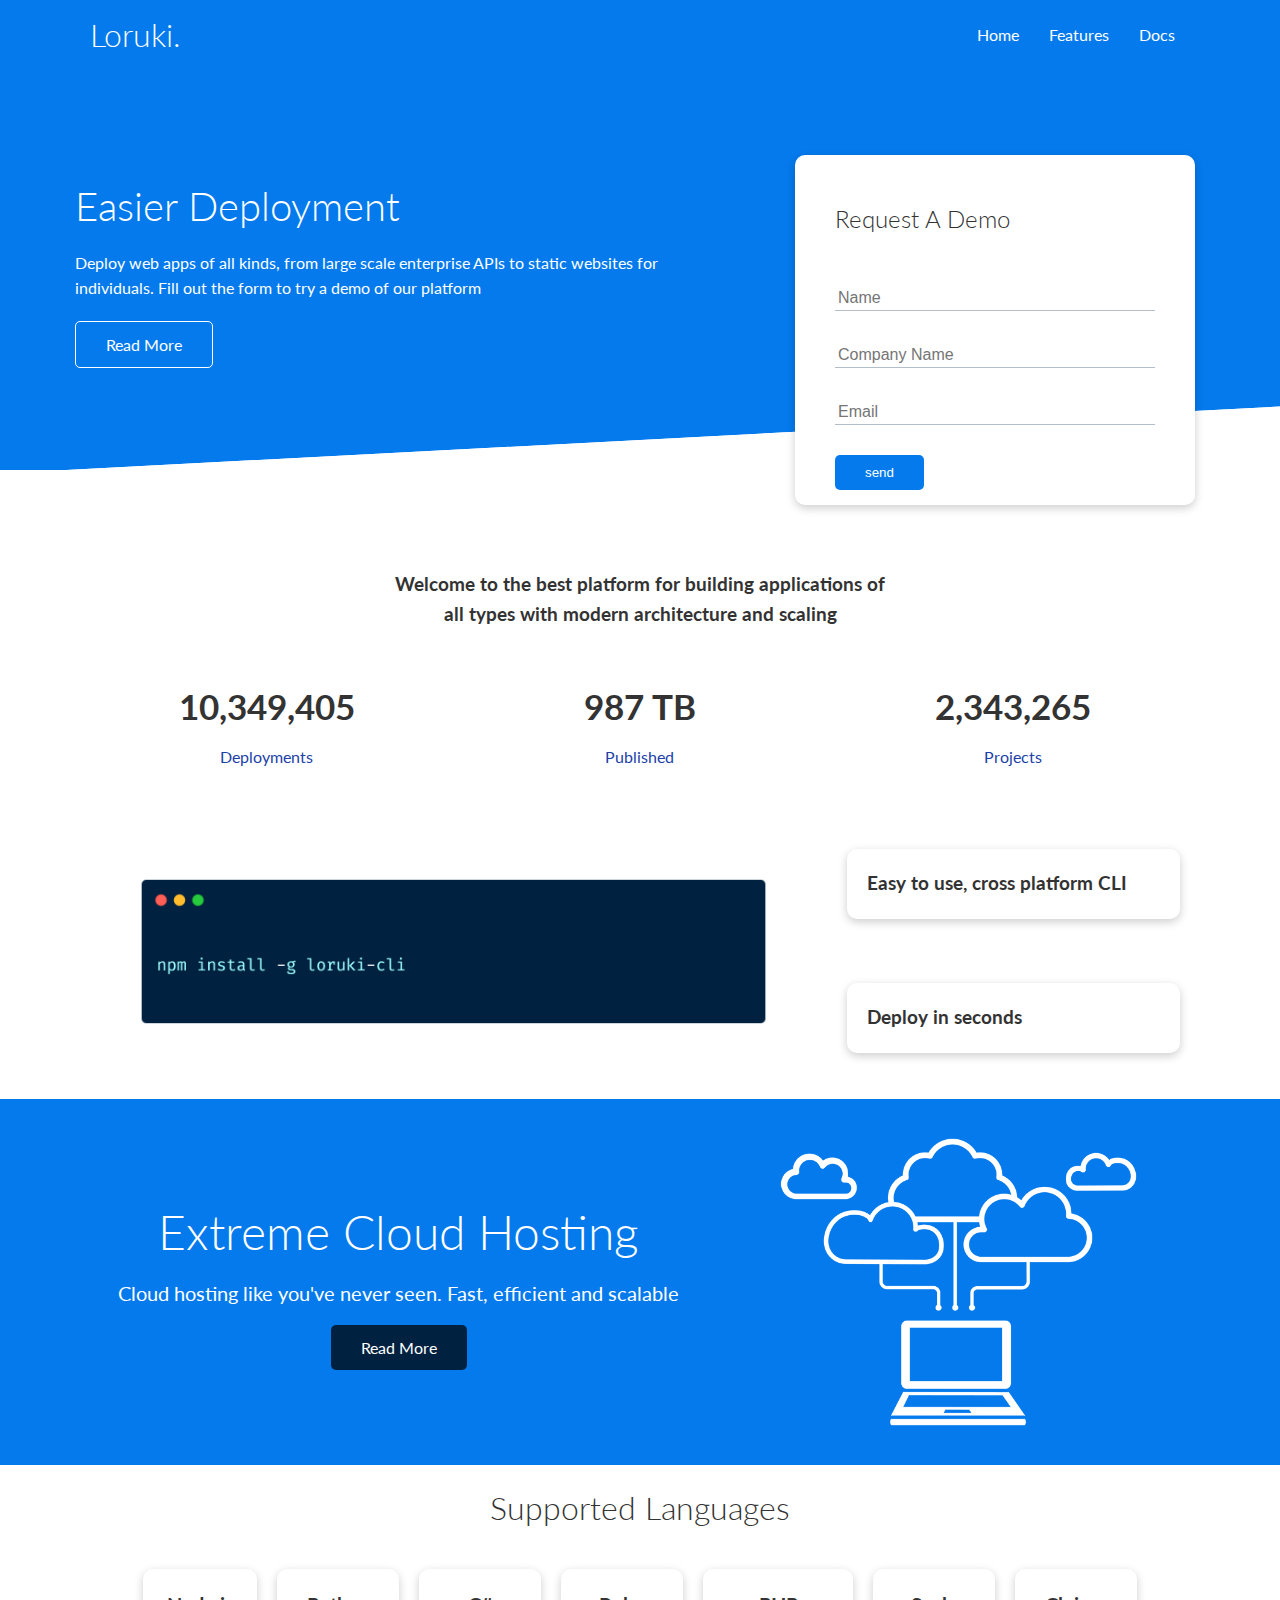
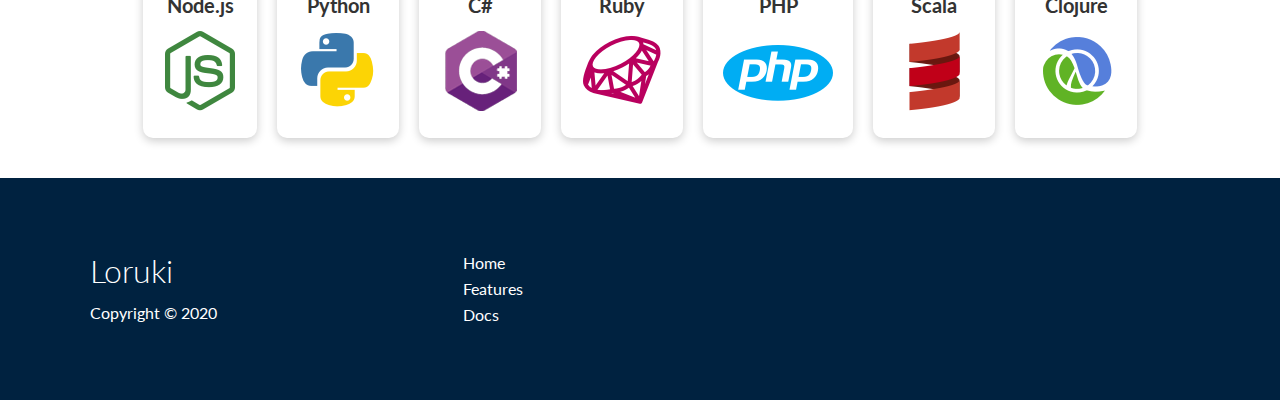
<file: index.html>
<!DOCTYPE html>
<html lang="en">
<head>
    <meta charset="UTF-8">
    <meta name="viewport" content="width=device-width, initial-scale=1.0">
    <link rel="stylesheet" href="https://cdnjs.cloudflare.com/ajax/libs/font-awesome/5.15.1/css/all.min.css" integrity="sha512-+4zCK9k+qNFUR5X+cKL9EIR+ZOhtIloNl9GIKS57V1MyNsYpYcUrUeQc9vNfzsWfV28IaLL3i96P9sdNyeRssA==" crossorigin="anonymous" />
    <link rel="stylesheet" href="css/utilities.css">
    <link rel="stylesheet" href="css/style.css">
    <title>CHS | Cloud Hosting For Everyone</title>
</head>
<body>

    <!--NavBar-->
    <div class="navbar">
        <div class="container flex">
           <h1 class="logo">Loruki.</h1>
            <nav>
                <ul>
                    <li><a href="index.html">Home</a></li>
                    <li><a href="features.html">Features</a></li>
                    <li><a href="docs.html">Docs</a></li>
                </ul>
            </nav>
        </div>
    </div>

    <!--Showcase-->
    <section class="showcase">
        <div class="container grid">
            <div class="showcase-text">
                <h1>Easier Deployment</h1>
                <p>Deploy web apps of all kinds, from 
                    large scale enterprise APIs to static
                    websites for individuals. Fill out the 
                    form to try a demo of our platform</p>
                    <a href="features.html" class="btn btn-outline">Read More</a>
            </div>
            <div class="showcase-form card">
                <h2>Request A Demo</h2>
                <form name="contact" method="POST" netlify-honeypot="bot-field" data-netlify="true">
                    <input type="hidden" name="contact" value="contact">
                    <p class="hidden">
                        <label>Don't fill this out if you're human:<input name="bot-field"/></label>
                    </p>
                    <div class="form-control">
                        <input type="text" name="name" placeholder="Name" required>
                    </div>
                    <div class="form-control">
                        <input type="text" name="company" placeholder="Company Name" required>
                    </div>
                    <div class="form-control">
                        <input type="email" name="email" placeholder="Email" required>
                    </div>
                    <input type="submit" value="send" class="btn btn-primary" >
                </form>
            </div>
        </div>
    </section>
    <!--Stats-->
    <section class="stats">
        <div class="container">
            <h3 class="stats-heading text-center my-1">
                Welcome to the best platform for building applications of all types with modern architecture and scaling
            </h3>
            <div class="grid grid-3 text-center my-4">
                <div>
                    <i class="fas fa-server fa-3x"></i>
                    <h3>10,349,405</h3>
                    <p class="text-secondary">Deployments</p>
                </div>
           
                <div>
                    <i class="fas fa-upload fa-3x"></i>
                    <h3>987 TB</h3>
                    <p class="text-secondary">Published</p>
                </div>

                     <div>
                    <i class="fas fa-project-diagram fa-3x"></i>
                    <h3>2,343,265</h3>
                    <p class="text-secondary">Projects</p>
                </div>
            </div>
        </div>
    </section>

    <!--CLI-->
    <section class="cli">
        <div class="container grid">
            <img src="images/cli.png" alt="">
            <div class="card">
                <h3>Easy to use, cross platform CLI</h3>
            </div>
            <div class="card">
                <h3>Deploy in seconds</h3>
            </div>
        </div>
    </section>

    <!--Cloud-->
    <section class="cloud bg-primary my-2 py-2">
        <div class="container grid">
            <div class="text-center">
                <h2 class="lg">Extreme Cloud Hosting</h2>
                <p class="lead my-1">Cloud hosting like you've never seen.
                    Fast, efficient and scalable
                </p>
                <a href="features.html" class="btn btn-dark">Read More</a>
            </div>
            <img src="images/cloud.png" alt="">
        </div>
    </section>

    <!--Languages-->
    <section class="languages">
        <h2 class="md text-center my-2">
            Supported Languages
        </h2>
        <div class="container flex">
            <div class="card">
                <h4>Node.js</h4>
                <img src="images/logos/node.png" alt="">
            </div>
            <div class="card">
                <h4>Python</h4>
                <img src="images/logos/python.png" alt="">
            </div>
            <div class="card">
                <h4>C#</h4>
                <img src="images/logos/csharp.png" alt="">
            </div>
            <div class="card">
                <h4>Ruby</h4>
                <img src="images/logos/ruby.png" alt="">
            </div>
            <div class="card">
                <h4>PHP</h4>
                <img src="images/logos/php.png" alt="">
            </div>
            <div class="card">
                <h4>Scala</h4>
                <img src="images/logos/scala.png" alt="">
            </div>
            <div class="card">
                <h4>Clojure</h4>
                <img src="images/logos/clojure.png" alt="">
            </div>
        </div>
    </section>

    <!--Footer-->
    <footer class="footer bg-dark py-5">
        <div class="container grid grid-3">
            <div>
                <h1>Loruki</h1>
                <p>Copyright &copy; 2020</p>
            </div>
            <nav>
                <ul>
                    <li class="index.html">Home</li>
                    <li class="features.html">Features</li>
                    <li class="docs.html">Docs</li>
                </ul>
            </nav>
            <div class="social">
                <a href="#"><i class="fab fa-github fa-2x"></i></a>
                <a href="#"><i class="fab fa-facebook fa-2x"></i></a>
                <a href="#"><i class="fab fa-instagram fa-2x"></i></a>
                <a href="#"><i class="fab fa-twitter fa-2x"></i></a>
            </div>
        </div>
    </footer>
</body>
</html>
</file>
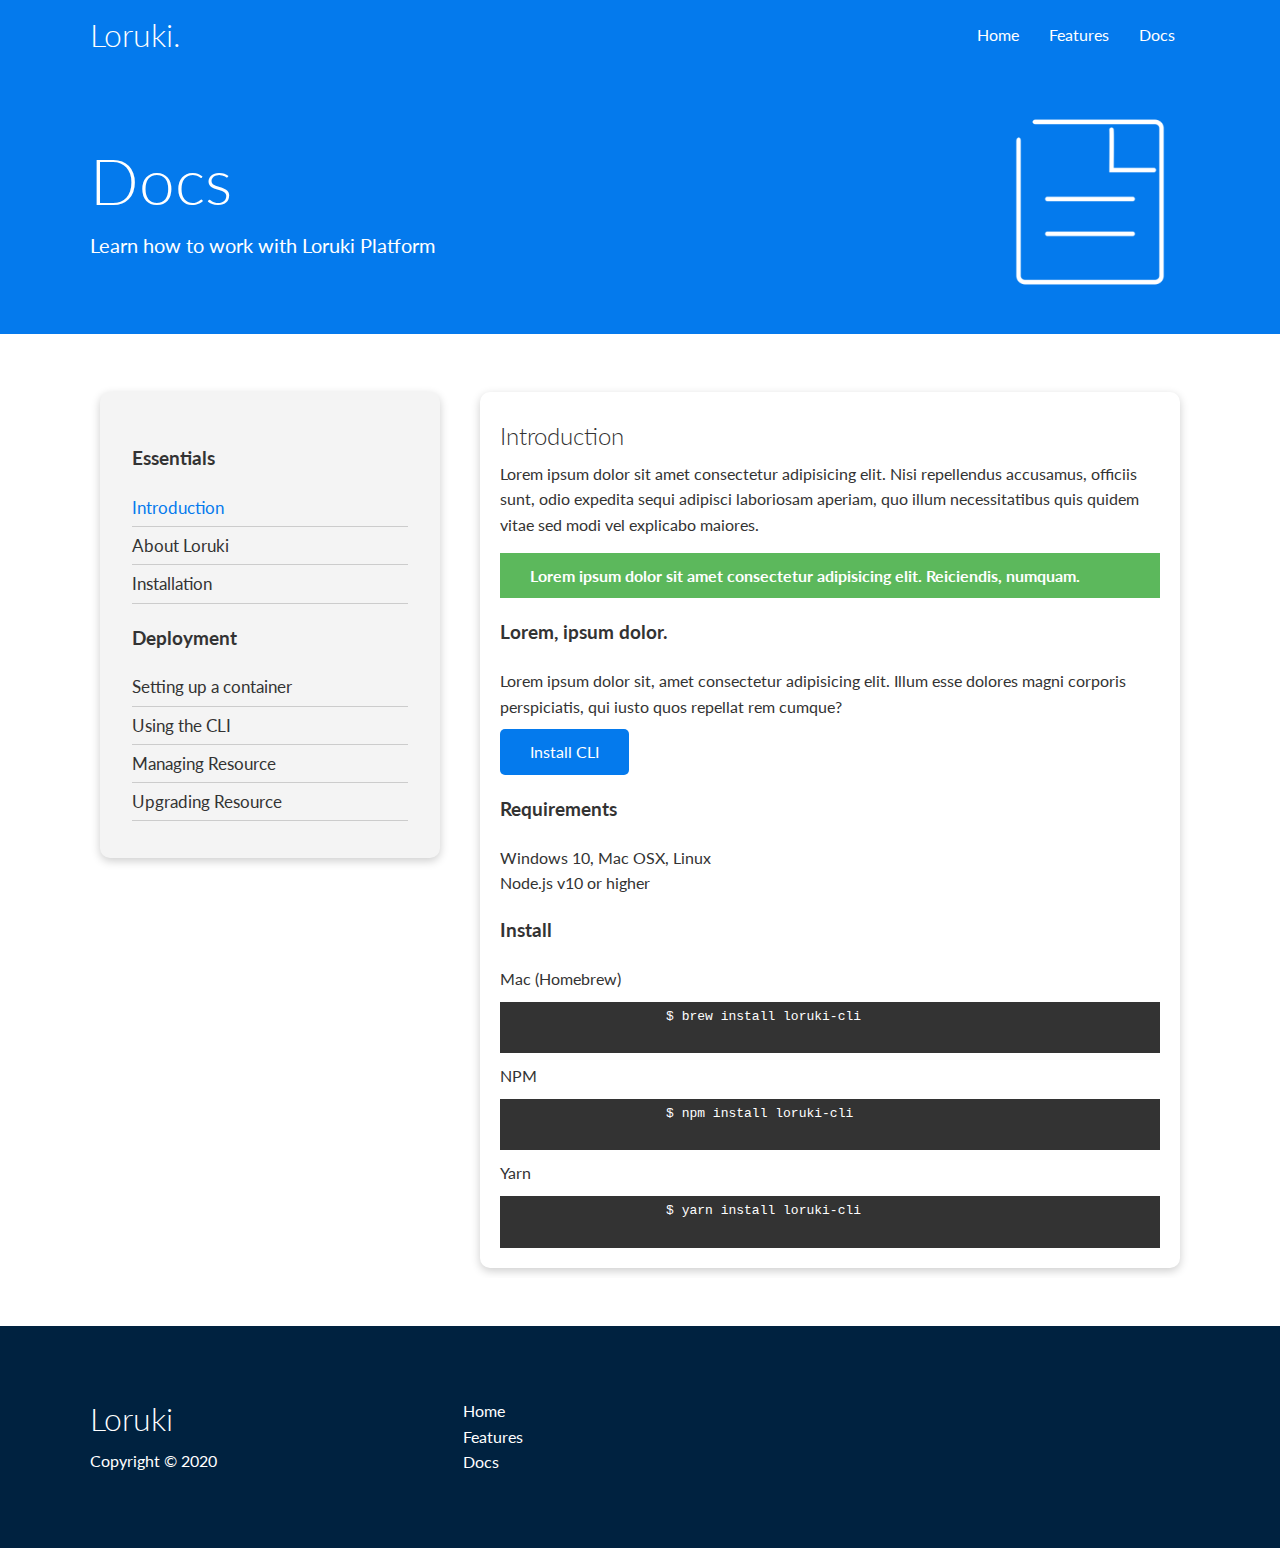
<file: docs.html>
<!DOCTYPE html>
<html lang="en">
<head>
    <meta charset="UTF-8">
    <meta name="viewport" content="width=device-width, initial-scale=1.0">
    <link rel="stylesheet" href="https://cdnjs.cloudflare.com/ajax/libs/font-awesome/5.15.1/css/all.min.css" integrity="sha512-+4zCK9k+qNFUR5X+cKL9EIR+ZOhtIloNl9GIKS57V1MyNsYpYcUrUeQc9vNfzsWfV28IaLL3i96P9sdNyeRssA==" crossorigin="anonymous" />
    <link rel="stylesheet" href="css/utilities.css">
    <link rel="stylesheet" href="css/style.css">
    <title>CHS | Cloud Hosting For Everyone</title>
</head>
<body>

    <!--NavBar-->
    <div class="navbar">
        <div class="container flex">
           <h1 class="logo">Loruki.</h1>
            <nav>
                <ul>
                    <li><a href="index.html">Home</a></li>
                    <li><a href="features.html">Features</a></li>
                    <li><a href="docs.html">Docs</a></li>
                </ul>
            </nav>
        </div>
    </div>
    <!--Head-->
    <section class="features-head bg-primary py-3">
        <div class="container grid">
            <div>
                <h1 class="xl">Docs</h1>
                <p class="lead">
                    Learn how to work with Loruki Platform
                </p>
            </div>
            <img src="images/docs.png" alt="">
        </div>
    </section>
    
    <!--Docs Main-->
    <section class="docs-main my-4">
        <div class="container grid">
            <div class="card bg-light p-3">
                <h3 class="my-2">Essentials</h3>
             <nav>
                 <ul>
                     <li><a class="text-primary" href="#">Introduction</a></li>
                     <li><a href="#">About Loruki</a></li>
                     <li><a href="#">Installation</a></li>
                 </ul>
             </nav>

                 <h3 class="my-2">Deployment</h3>
             <nav>
                 <ul>
                     <li><a href="#">Setting up a container</a></li>
                     <li><a href="#">Using the CLI</a></li>
                     <li><a href="#">Managing Resource</a></li>
                     <li><a href="#">Upgrading Resource</a></li>
                 </ul>
             </nav>
            </div>

            <div class="card">
                <h2>Introduction</h2>
                <p>Lorem ipsum dolor sit amet consectetur adipisicing elit. Nisi repellendus accusamus, officiis sunt, odio expedita sequi adipisci laboriosam aperiam, quo illum necessitatibus quis quidem vitae sed modi vel explicabo maiores.</p>

                <div class="alert alert-success">
                    <i class="fas fa-info"></i> Lorem ipsum dolor sit amet consectetur adipisicing elit. Reiciendis, numquam.
                </div>

                <h3>Lorem, ipsum dolor.</h3>
                <p>Lorem ipsum dolor sit, amet consectetur adipisicing elit. Illum esse dolores magni corporis perspiciatis, qui iusto quos repellat rem cumque?</p>
                <a href="#" class="btn btn-primary">Install CLI</a>

                <h3>Requirements</h3>
                <ul>
                    <li>Windows 10, Mac OSX, Linux</li>
                    <li>Node.js v10 or higher</li>
                </ul>

                <h3>Install</h3>
                <p>Mac (Homebrew)</p>
                <pre>
                    <code>$ brew install loruki-cli </code>
                </pre> 

                <p>NPM</p>
                <pre>
                    <code>$ npm install loruki-cli </code>
                </pre>
                
                <p>Yarn</p>
                <pre>
                    <code>$ yarn install loruki-cli </code>
                </pre> 

            </div>
        </div>
    </section>

    <!--Footer-->
    <footer class="footer bg-dark py-5">
        <div class="container grid grid-3">
            <div>
                <h1>Loruki</h1>
                <p>Copyright &copy; 2020</p>
            </div>
            <nav>
                <ul>
                    <li class="index.html">Home</li>
                    <li class="features.html">Features</li>
                    <li class="docs.html">Docs</li>
                </ul>
            </nav>
            <div class="social">
                <a href="#"><i class="fab fa-github fa-2x"></i></a>
                <a href="#"><i class="fab fa-facebook fa-2x"></i></a>
                <a href="#"><i class="fab fa-instagram fa-2x"></i></a>
                <a href="#"><i class="fab fa-twitter fa-2x"></i></a>
            </div>
        </div>
    </footer>
</body>
</html>
</file>
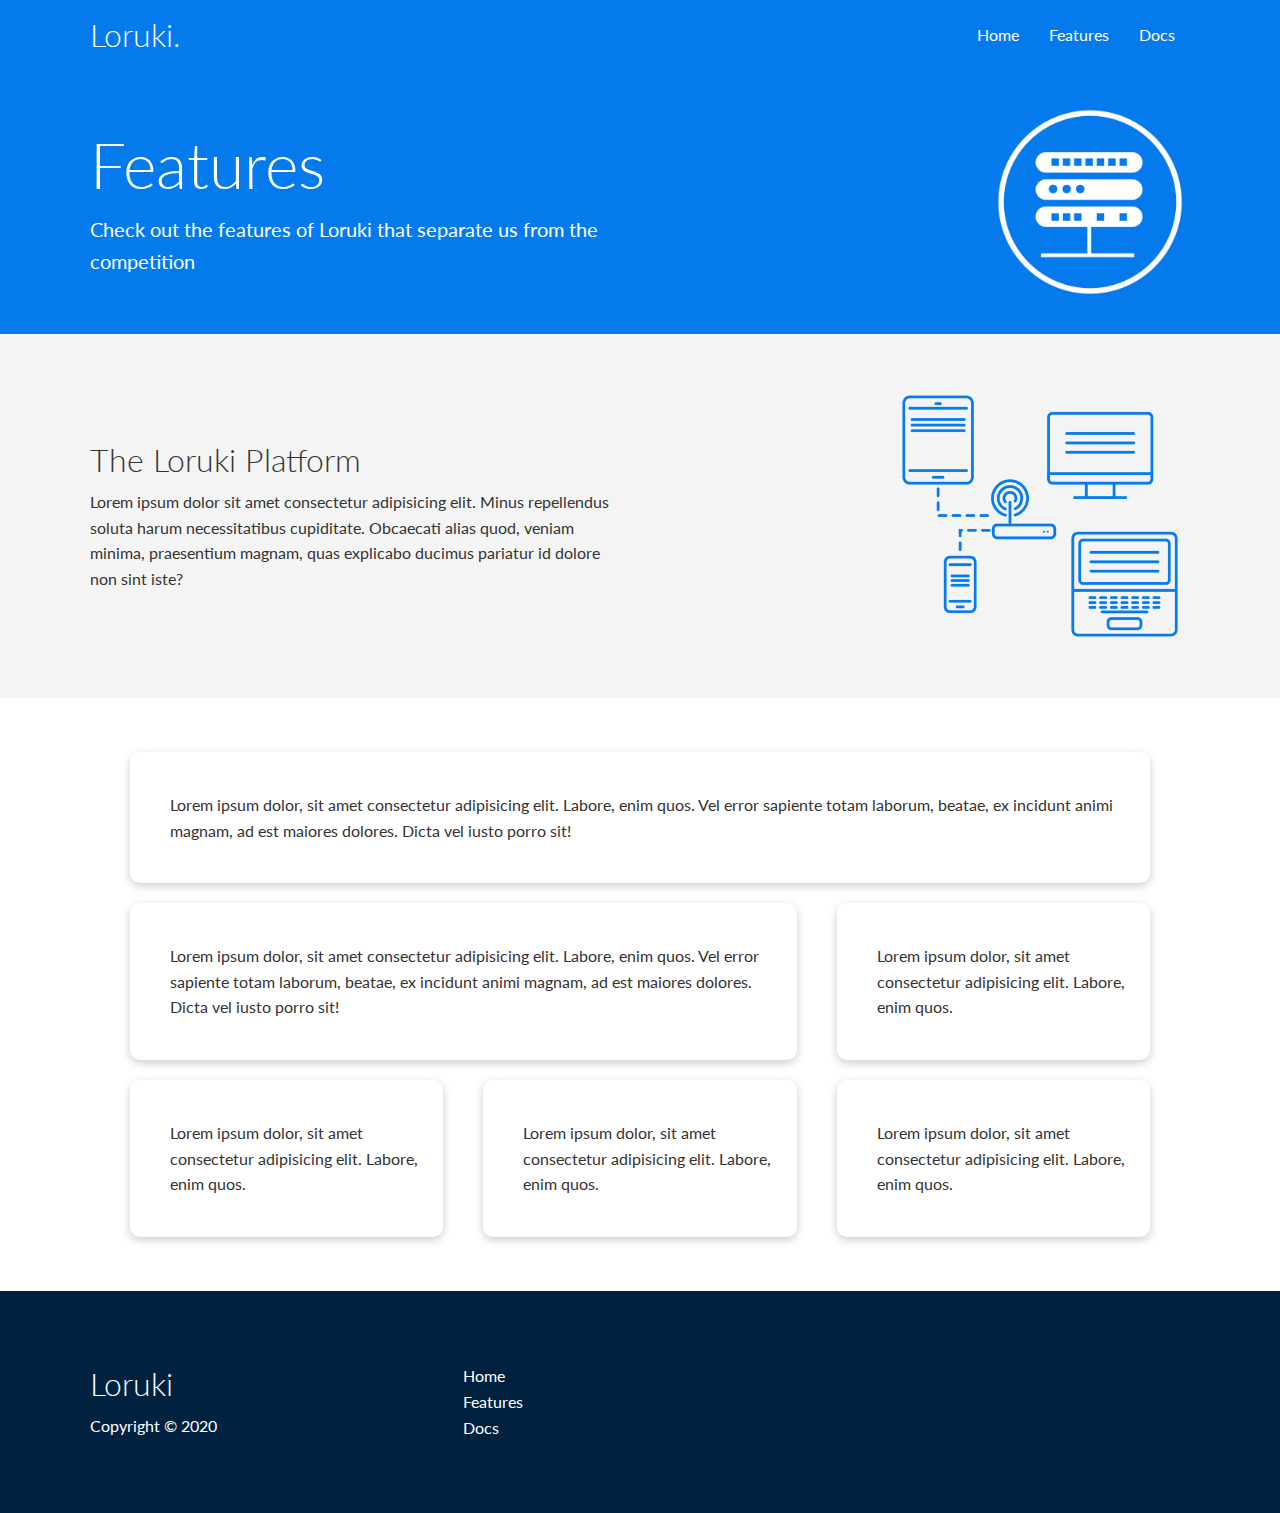
<file: features.html>
<!DOCTYPE html>
<html lang="en">
<head>
    <meta charset="UTF-8">
    <meta name="viewport" content="width=device-width, initial-scale=1.0">
    <link rel="stylesheet" href="https://cdnjs.cloudflare.com/ajax/libs/font-awesome/5.15.1/css/all.min.css" integrity="sha512-+4zCK9k+qNFUR5X+cKL9EIR+ZOhtIloNl9GIKS57V1MyNsYpYcUrUeQc9vNfzsWfV28IaLL3i96P9sdNyeRssA==" crossorigin="anonymous" />
    <link rel="stylesheet" href="css/utilities.css">
    <link rel="stylesheet" href="css/style.css">
    <title>CHS | Cloud Hosting For Everyone</title>
</head>
<body>

    <!--NavBar-->
    <div class="navbar">
        <div class="container flex">
           <h1 class="logo">Loruki.</h1>
            <nav>
                <ul>
                    <li><a href="index.html">Home</a></li>
                    <li><a href="features.html">Features</a></li>
                    <li><a href="docs.html">Docs</a></li>
                </ul>
            </nav>
        </div>
    </div>
    <!--Head-->
    <section class="features-head bg-primary py-3">
        <div class="container grid">
            <div>
                <h1 class="xl">Features</h1>
                <p class="lead">
                    Check out the features of Loruki
                    that separate us from the competition
                </p>
            </div>
            <img src="images/server.png" alt="">
        </div>
    </section>
   <!--Subhead-->
   <section class="features-sub-head bg-light py-3">
        <div class="container grid">
             <div>
                <h1 class="md">The Loruki Platform</h1>
                <p>
                    Lorem ipsum dolor sit amet consectetur adipisicing elit. Minus repellendus soluta harum necessitatibus cupiditate. Obcaecati alias quod, veniam minima, praesentium magnam, quas explicabo ducimus pariatur id dolore non sint iste?
                </p>
            </div>
            <img src="images/server2.png" alt="">   
        </div>
   </section>

   <!--Features - Main-->
   <section class="features-main my-2">
       <div class="container grid grid-3">
           <div class="card flex">
               <i class="fas fa-server fa-3x"></i>
               <p>Lorem ipsum dolor, sit amet consectetur adipisicing elit. Labore, enim quos. Vel error sapiente totam laborum, beatae, ex incidunt animi magnam, ad est maiores dolores. Dicta vel iusto porro sit!</p>
           </div>         
        
        
           <div class="card flex">
               <i class="fas fa-network-wired fa-3x"></i>
               <p>Lorem ipsum dolor, sit amet consectetur adipisicing elit. Labore, enim quos. Vel error sapiente totam laborum, beatae, ex incidunt animi magnam, ad est maiores dolores. Dicta vel iusto porro sit!</p>
            </div>
       
           <div class="card flex">
               <i class="fas fa-laptop-code fa-3x"></i>
               <p>Lorem ipsum dolor, sit amet consectetur adipisicing elit. Labore, enim quos. </p>
           </div>       
       
         
           <div class="card flex">
               <i class="fas fa-database fa-3x"></i>
               <p>Lorem ipsum dolor, sit amet consectetur adipisicing elit. Labore, enim quos. </p>
           </div>       
       
          
           <div class="card flex">
               <i class="fas fa-power-off fa-3x"></i>
               <p>Lorem ipsum dolor, sit amet consectetur adipisicing elit. Labore, enim quos. </p>
           </div>       
       
          
           <div class="card flex">
               <i class="fas fa-upload fa-3x"></i>
               <p>Lorem ipsum dolor, sit amet consectetur adipisicing elit. Labore, enim quos. </p>
           </div>       
       </div>


   </section>

    <!--Footer-->
    <footer class="footer bg-dark py-5">
        <div class="container grid grid-3">
            <div>
                <h1>Loruki</h1>
                <p>Copyright &copy; 2020</p>
            </div>
            <nav>
                <ul>
                    <li class="index.html">Home</li>
                    <li class="features.html">Features</li>
                    <li class="docs.html">Docs</li>
                </ul>
            </nav>
            <div class="social">
                <a href="#"><i class="fab fa-github fa-2x"></i></a>
                <a href="#"><i class="fab fa-facebook fa-2x"></i></a>
                <a href="#"><i class="fab fa-instagram fa-2x"></i></a>
                <a href="#"><i class="fab fa-twitter fa-2x"></i></a>
            </div>
        </div>
    </footer>
</body>
</html>
</file>
<file: css/utilities.css>
/* Utilities */

.container {
    max-width: 1100px;
    margin: 0 auto;
    overflow: auto;
    padding: o 40px;
}

.card {
    background-color: #fff;
    color: #333;
    border-radius: 10px;
    box-shadow: 0 3px 10px rgba(0, 0, 0, 0.2);
    padding: 20px;
    margin: 10px;
}

.btn {
    display: inline-block;
    padding: 10px 30px;
    cursor: pointer;
    background: var(--primary-color);
    color: #fff;
    border: none;
    border-radius: 5px;
}

.btn-outline {
    background-color: transparent;
    border: 1px #fff solid;
}

.btn:hover {
    transition: scale(0.98);
}

/* Background & colored buttons */
.bg-primary, .btn-primary{
    background-color: var(--primary-color);
    color: #fff;
}

.bg-secondary,
.btn-secondary {
    background-color: var(--secondary-color);
    color: #fff;
}

.bg-dark,
.btn-dark {
    background-color: var(--dark-color);
    color: #fff;
}

.bg-light,
.btn-light {
    background-color: var(--light-color);
    color: #333;
}

.bg-primary a,
.btn-primary a,
.bg-secondary a,
.btn-secondary a,
.bg-dark a,
.btn-dark a {
    color: #fff;
}


/* Text Colors */
.text-primary {
    color: var(--primary-color);

}

.text-secondary {
    color: var(--secondary-color);

}

.text-dark {
    color: var(--dark-color);

}
.text-light {
    color: var(--light-color);
}

/* Text sizes */

.lead{
    font-size: 20px;
}

.sm{
    font-size: 1rem;
}

.md{
    font-size: 2rem;
}

.lg{
    font-size: 3rem;
}

.xl{
    font-size: 4rem;
}

.text-center{
    text-align: center;
}


/* Alert */
.alert{
    background-color: var(--light-color);
    padding: 10px 20px;
    font-weight: bold;
    margin: 15px 0;
}

.alert i{
    margin-right: 10px;
}

.alert-success{
    background-color: var(--success-color);
    color: #fff;
}

.alert-error {
    background-color: var(--error-color);
    color: #fff;
}


.flex {
    display: flex;
    justify-content: center;
    align-items: center;
    height: 100%;
}

.grid {
    display: grid;
    grid-template-columns: repeat(2, 1fr);
    gap: 20px;
    justify-content: center;
    align-items: center;
    height: 100%;
}

.grid-3 {
    grid-template-columns: repeat(3, 1fr);
}

/* Margins */
.my-1{
    margin: 1rem 0;
}

.my-2 {
    margin: 1.5rem 0;
}

.my-3 {
    margin: 2rem 0;
}

.my-4 {
    margin: 3rem 0;
}

.my-5 {
    margin: 4rem 0;
}

/*  */
.m-1 {
    margin: 1rem;
}

.m-2 {
    margin: 1.5rem;
}

.m-3 {
    margin: 2rem;
}

.m-4 {
    margin: 3rem;
}

.m-5 {
    margin: 4rem ;
}


/* Paddings */
.py-1 {
  padding: 1rem 0;
}

.py-2 {
  padding: 1.5rem 0;
}

.py-3 {
 padding: 2rem 0;
}

.py-4 {
  padding: 3rem 0;
}

.py-5 {
    padding: 4rem 0;
}

/*  */
.p-1 {
    padding: 1rem;
}

.p-2 {
    padding: 1.5rem;
}

.p-3 {
    padding: 2rem;
}

.p-4 {
    padding: 3rem;
}

.p-5 {
    padding: 4rem;
}
</file>
<file: css/style.css>
@import url('https://fonts.googleapis.com/css2?family=Lato:wght@300&display=swap');

:root{
    --primary-color: #047aed;
    --secondary-color: #1c3fa8;
    --dark-color: #002240;
    --light-color: #f4f4f4;
    --success-color: #5cb85c;
    --error-color: #d9534f;
}


*{
    box-sizing: border-box;
    padding: 0;
    margin: 0;
}

body{
    font-family: 'lato', 'san-serif';
    color: #333;
    line-height:1.6;
}

ul{
    list-style: none;
}

a{
    text-decoration: none;
    color: #333;
}

h1,h2{
    font-weight: 300;
    line-height: 1.2;
    margin: 10px 0;
}

p{
    margin: 10px 0;
}

img{
    width: 100%;
}

code,pre{
    background: #333;
    color: #fff;
    padding: 5px;
}

/* Hidden */
.hidden{
    visibility: hidden;
    height: 0;
}


/* NavBar */

.navbar{
    background-color: var(--primary-color) ;
    color: #fff;
    height: 70px;

}

.navbar ul{
    display: flex;
}

.navbar a{
    color: #fff;
    padding: 10px;
    margin: 0 5px;
}

.navbar a:hover{
    border-bottom: 2px #fff solid;
}

.navbar .flex{
    justify-content: space-between;
}

/* Showcase */
.showcase{
    height: 400px;
    background-color: var(--primary-color);
    color: #fff;
    position: relative;

}

.showcase h1{
    font-size: 40px;
}

.showcase p{
    margin: 20px 0;
}

.showcase .grid{
    overflow: visible;
    grid-template-columns: 55% 45%;
    gap: 30px;
}

.showcase-text{
    animation: slideInFromLeft 1s ease-in;
}

.showcase-form{
    position: relative;
    top: 60px;
    height: 350px;
    width: 400px;
    padding: 40px;
    z-index: 100;
    justify-self: flex-end;
    animation: slideInFromRight 1s ease-in;
}

.showcase-form .form-control {
    margin: 30px 0;
}

.showcase-form input[type='text'],
.showcase-form input[type='email']{
    border: 0;
    border-bottom: 1px solid #b4becb;
    width: 100%;
    padding: 3px;
    font-size: 16px;
}


.showcase-form input:focus{
    outline: none;
}

.showcase::before,
.showcase::after{
    content: '';
    position: absolute;
    height: 100px;
    bottom: -70px;
    right: 0;
    left: 0;
    background: #fff;
    transform: skewY(-3deg);
    -webkit-transform: skewY(-3deg);
    -moz-transform: skewY(-3deg);
    -ms-transform: skewY(-3deg);
}


/* Stats */
.stats{
    padding-top: 100px;
    animation: slideInFromBottom 1s ease-in;
}

.stats-heading{
    max-width: 500px;
    margin: auto;
}

.stats .grid h3{
    font-size: 35px;
}

.stats.grid p{
    font-size: 20px;
    font-weight: bold;
}

/* CLI */
.cli .grid{
    grid-template-columns: repeat(3, 1fr);
    grid-template-rows: repeat(2, 1fr);
}

.cli .grid > *:first-child{
    grid-column: 1 / span 2;
    grid-row: 1 / span 2;
}

/* Cloud */

.cloud .grid{
    grid-template-columns: 4fr 3fr;
}

/* Languages */

.languages .flex{
    flex-wrap: wrap;
}

.languages .card{
    text-align: center;
    margin: 18px 10px 40px;
    transition: transform 0.2s ease-in;
}

.languages .card h4 {
    font-size: 20px;
    margin-bottom: 10px;
}

.languages .card:hover{
    transform: translateY(-15px);
}


/* Features */

.features-head img, .docs-head img{
    width: 200px;
    justify-self: flex-end;
}

.features-sub-head img{
    width: 300px;
    justify-self: flex-end;
}

.features-main .card > i {
    margin-right: 20px;
}

.features-main .grid{
    padding: 30px;
}

.features-main .grid > *:first-child{
   grid-column: 1 / span 3;
}

.features-main .grid>*:nth-child(2) {
    grid-column: 1 / span 2;
}


/* Docs */

.docs-main h3{
    margin: 20px 0;
}

.docs-main .grid{
    grid-template-columns: 1fr 2fr;
    align-items: flex-start;
}

.docs-main nav li{
    font-size: 17px;
    padding-bottom: 5px;
    margin-bottom: 5px;
    border-bottom: 1px #ccc solid;
}

.docs-main a:hover{
    font-weight: bold;
}






/* Footer */

.footer .social a{
    margin: 0 10px;
}


/* Animations */
@keyframes slideInFromLeft {
    0%{
        transform: translateX(-100%);
    }

    100%{
        transform: translateX(0);
    }
}


@keyframes slideInFromRight {
    0% {
        transform: translateX(100%);
    }

    100% {
        transform: translateX(0);
    }
}

@keyframes slideInFromTop {
    0% {
        transform: translateY(-100%);
    }

    100% {
        transform: translateX(0);
    }
}

@keyframes slideInFromBottom {
    0% {
        transform: translateY(100%);
    }

    100% {
        transform: translateX(0);
    }
}



/* Media Queries */


/* Tablets and under */
@media(max-width: 768px){
   .grid, .showcase .grid, .stats .grid, .cli .grid, .cloud .grid, .features-main .grid, .docs-main .grid{
       grid-template-columns: 1fr;
       grid-template-rows: 1fr;
   }

   .showcase{
       height: auto;
   }

   .showcase-text{
       text-align: center;
       margin: 40px;
       animation: slideInFromTop 1s ease-in;
   }
    
   .showcase-form{
       justify-self: center;
       margin: auto;
       animation: slideInFromBottom 1s ease-in;
   }

   .cli .grid>*:first-child {
       grid-column: 1;
       grid-row: 1;
   }

   .features-head, .features-sub-head, .docs-head{
       text-align: center;
   }

      .features-head img,
      .features-sub-head img,
      .docs-head img {
          justify-self: center;
      }

      .features-main .grid > *:first-child, .features-main .grid > *:nth-child(2){
          grid-column: 1;
      }


}




/* Mobile */
@media(max-width: 500px){

    .navbar{
        height: 110px;
    }

    .navbar .flex{
        flex-direction: column;
    }

    .navbar ul{
        padding: 10px;
        background-color: rgba(0,0,0,0.1);
        border-radius: 3px;
    }


}
</file>
